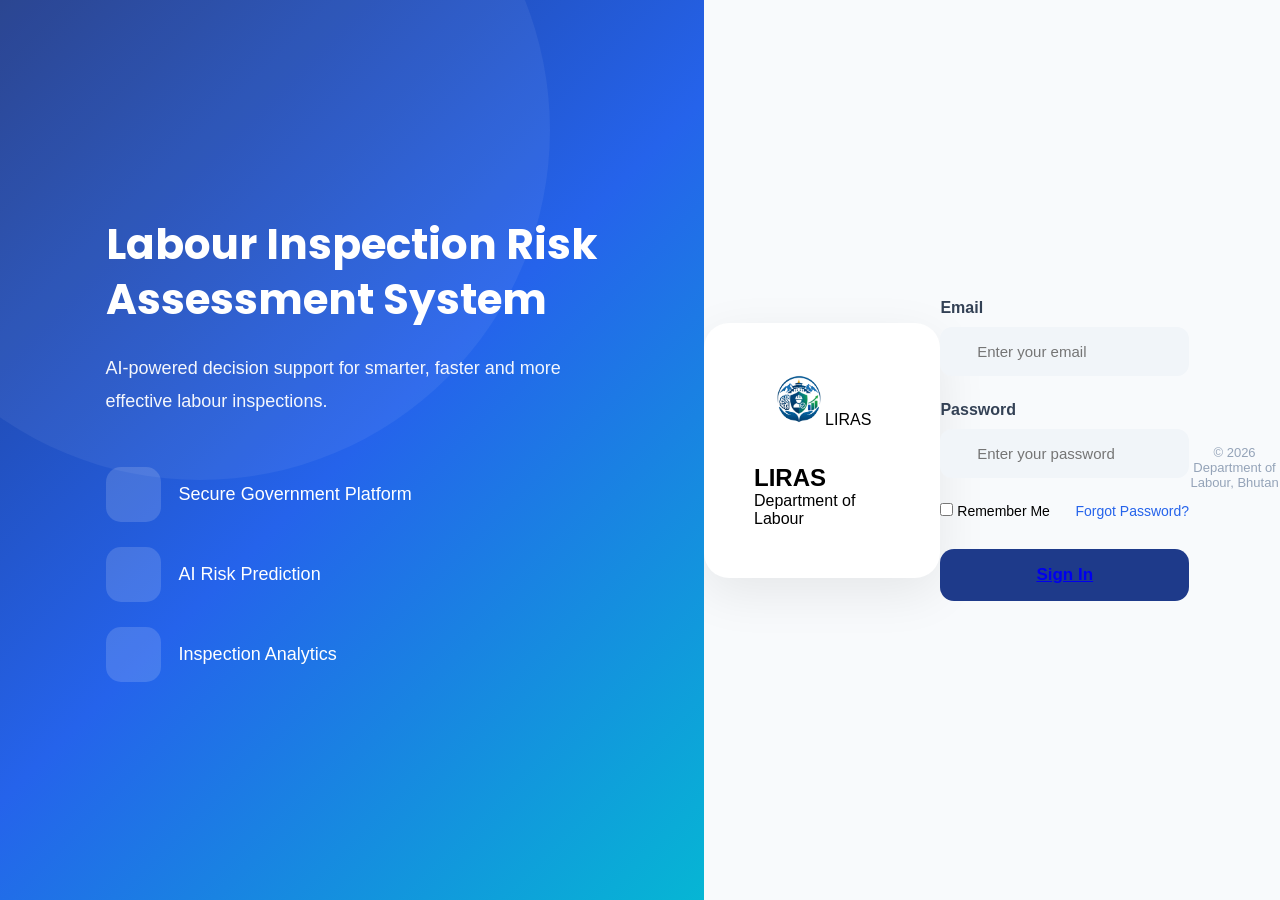
<file: static/index.html>
<!DOCTYPE html>
<html lang="en">
<head>
<meta charset="UTF-8">
<meta http-equiv="refresh" content="0; url=login.html">
<title>LIRAS</title>
</head>
<body>
<p>Redirecting to <a href="login.html">login</a>...</p>
</body>
</html>
</file>
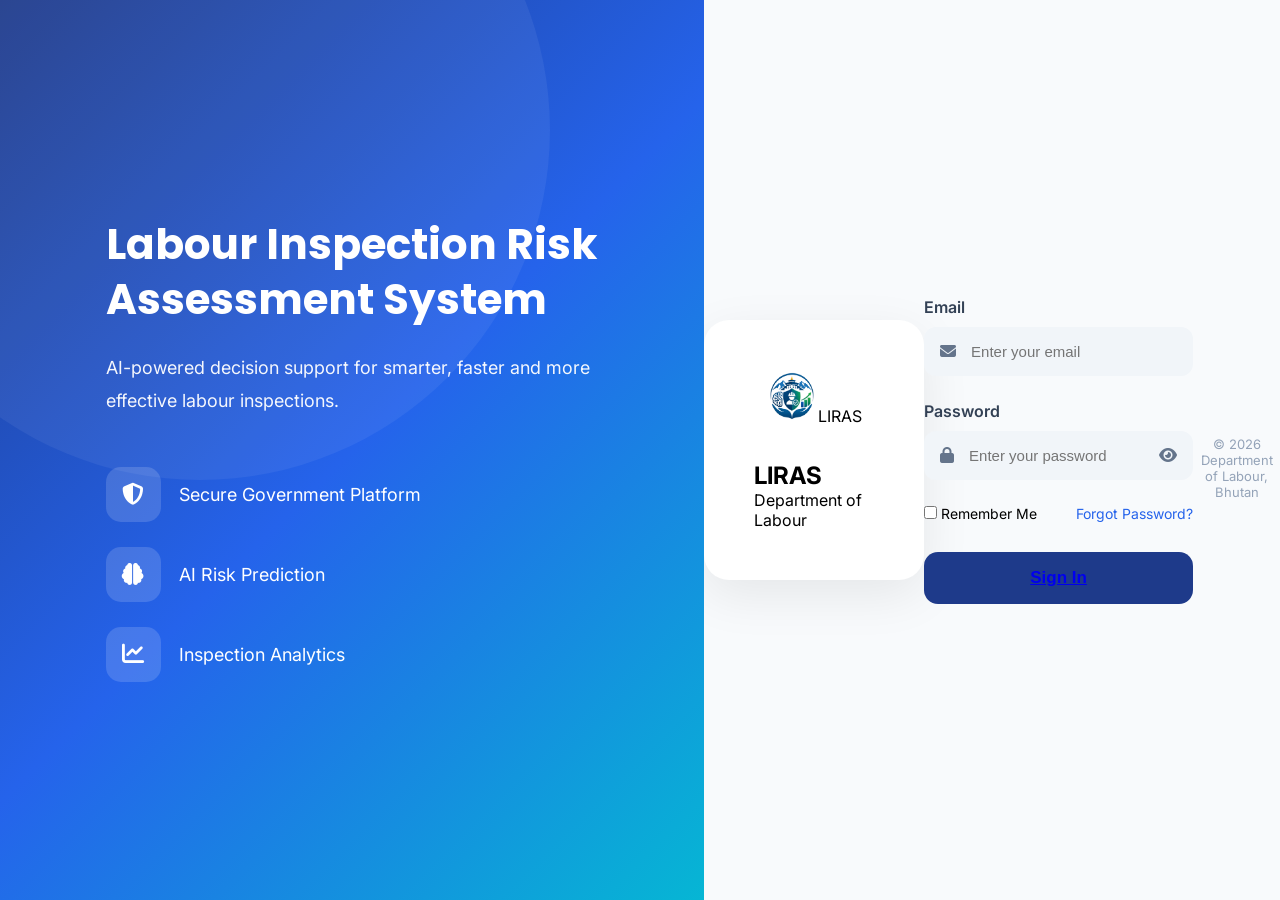
<file: static/login.html>
<!DOCTYPE html>
<html lang="en">
<head>

<meta charset="UTF-8">
<meta name="viewport" content="width=device-width, initial-scale=1.0">

<title>LIRAS | Login</title>

<link rel="preconnect" href="https://fonts.googleapis.com">
<link rel="preconnect" href="https://fonts.gstatic.com" crossorigin>

<link href="https://fonts.googleapis.com/css2?family=Inter:wght@300;400;500;600;700&family=Poppins:wght@400;500;600;700&display=swap" rel="stylesheet">

<link rel="stylesheet" href="https://cdnjs.cloudflare.com/ajax/libs/font-awesome/6.7.2/css/all.min.css">

<link rel="stylesheet" href="login.css">

</head>

<body>

<div class="container">

<div class="left-panel">

<div class="overlay"></div>

<div class="content">

<h1>Labour Inspection Risk Assessment System</h1>

<p>
AI-powered decision support for smarter, faster and more effective labour inspections.
</p>

<div class="features">

<div class="feature">
<i class="fa-solid fa-shield-halved"></i>
<span>Secure Government Platform</span>
</div>

<div class="feature">
<i class="fa-solid fa-brain"></i>
<span>AI Risk Prediction</span>
</div>

<div class="feature">
<i class="fa-solid fa-chart-line"></i>
<span>Inspection Analytics</span>
</div>

</div>

</div>

</div>

<div class="right-panel">

<div class="login-card">

<div class="logo"><img class="liras-brand-logo" src="assets/liras-logo.png" alt="LIRAS logo"><span>LIRAS</span></div>

<h2>LIRAS</h2>

<p>Department of Labour</p>

</div>

<form id="loginForm">

<div class="input-group">

<label>Email</label>

<div class="input">

<i class="fa-solid fa-envelope"></i>

<input
type="email"
placeholder="Enter your email"
required>

</div>

</div>

<div class="input-group">

<label>Password</label>

<div class="input">

<i class="fa-solid fa-lock"></i>

<input
type="password"
id="password"
placeholder="Enter your password"
required>

<i class="fa-solid fa-eye toggle" id="togglePassword"></i>

</div>

</div>

<div class="options">

<label>

<input type="checkbox">

Remember Me

</label>

<a href="#">Forgot Password?</a>

</div>
<a href="dashboard.html">
<button class="login-btn">

Sign In
</a>
</button>

</form>

<div class="footer">

© 2026 Department of Labour, Bhutan

</div>

</div>

</div>

</div>

<script src="login.js"></script>

</body>
</html>
</file>
<file: static/login.css>
*{
margin:0;
padding:0;
box-sizing:border-box;
}

body{

font-family:'Inter',sans-serif;

background:#F8FAFC;

height:100vh;

}

.container{

display:grid;

grid-template-columns:55% 45%;

height:100vh;

}

/* LEFT */

.left-panel{

position:relative;

background:linear-gradient(135deg,#1E3A8A,#2563EB,#06B6D4);

display:flex;

align-items:center;

justify-content:center;

overflow:hidden;

}

.overlay{

position:absolute;

width:700px;

height:700px;

background:rgba(255,255,255,.06);

border-radius:50%;

top:-220px;

left:-150px;

}

.content{

position:relative;

color:white;

width:70%;

z-index:2;

}

.content h1{

font-family:Poppins;

font-size:42px;

line-height:1.3;

margin-bottom:25px;

}

.content p{

font-size:18px;

line-height:1.8;

opacity:.95;

margin-bottom:50px;

}

.features{

display:flex;

flex-direction:column;

gap:25px;

}

.feature{

display:flex;

align-items:center;

gap:18px;

font-size:18px;

}

.feature i{

width:55px;

height:55px;

display:flex;

align-items:center;

justify-content:center;

border-radius:15px;

background:rgba(255,255,255,.15);

font-size:22px;

}

/* RIGHT */

.right-panel{

display:flex;

align-items:center;

justify-content:center;

}

.login-card{

background:white;

padding:50px;

width:430px;

border-radius:25px;

box-shadow:0 15px 50px rgba(0,0,0,.08);

}

.logo{

text-align:center;

margin-bottom:35px;

}

.circle{

width:80px;

height:80px;

margin:auto;

background:#1E3A8A;

border-radius:50%;

display:flex;

align-items:center;

justify-content:center;

color:white;

font-size:35px;

margin-bottom:20px;

}

.logo h2{

font-family:Poppins;

font-size:28px;

color:#0F172A;

}

.logo p{

margin-top:8px;

color:#64748B;

}

.input-group{

margin-bottom:25px;

}

.input-group label{

display:block;

margin-bottom:10px;

font-weight:600;

color:#334155;

}

.input{

display:flex;

align-items:center;

background:#F1F5F9;

padding:16px;

border-radius:12px;

transition:.3s;

}

.input:focus-within{

border:2px solid #2563EB;

background:white;

}

.input i{

color:#64748B;

}

.input input{

border:none;

outline:none;

background:none;

flex:1;

padding-left:15px;

font-size:15px;

}

.toggle{

cursor:pointer;

}

.options{

display:flex;

justify-content:space-between;

margin-bottom:30px;

font-size:14px;

}

.options a{

text-decoration:none;

color:#2563EB;

}

.login-btn{

width:100%;

padding:16px;

border:none;

border-radius:14px;

background:#1E3A8A;

color:white;

font-size:17px;

font-weight:600;

cursor:pointer;

transition:.3s;

}

.login-btn:hover{

background:#2563EB;

transform:translateY(-2px);

}

.footer{

text-align:center;

margin-top:35px;

color:#94A3B8;

font-size:13px;

}

@media(max-width:1100px){

.container{

grid-template-columns:1fr;

}

.left-panel{

display:none;

}

}.logo .liras-brand-logo{width:52px;height:52px;object-fit:contain;border-radius:10px;flex:0 0 auto;}
</file>
